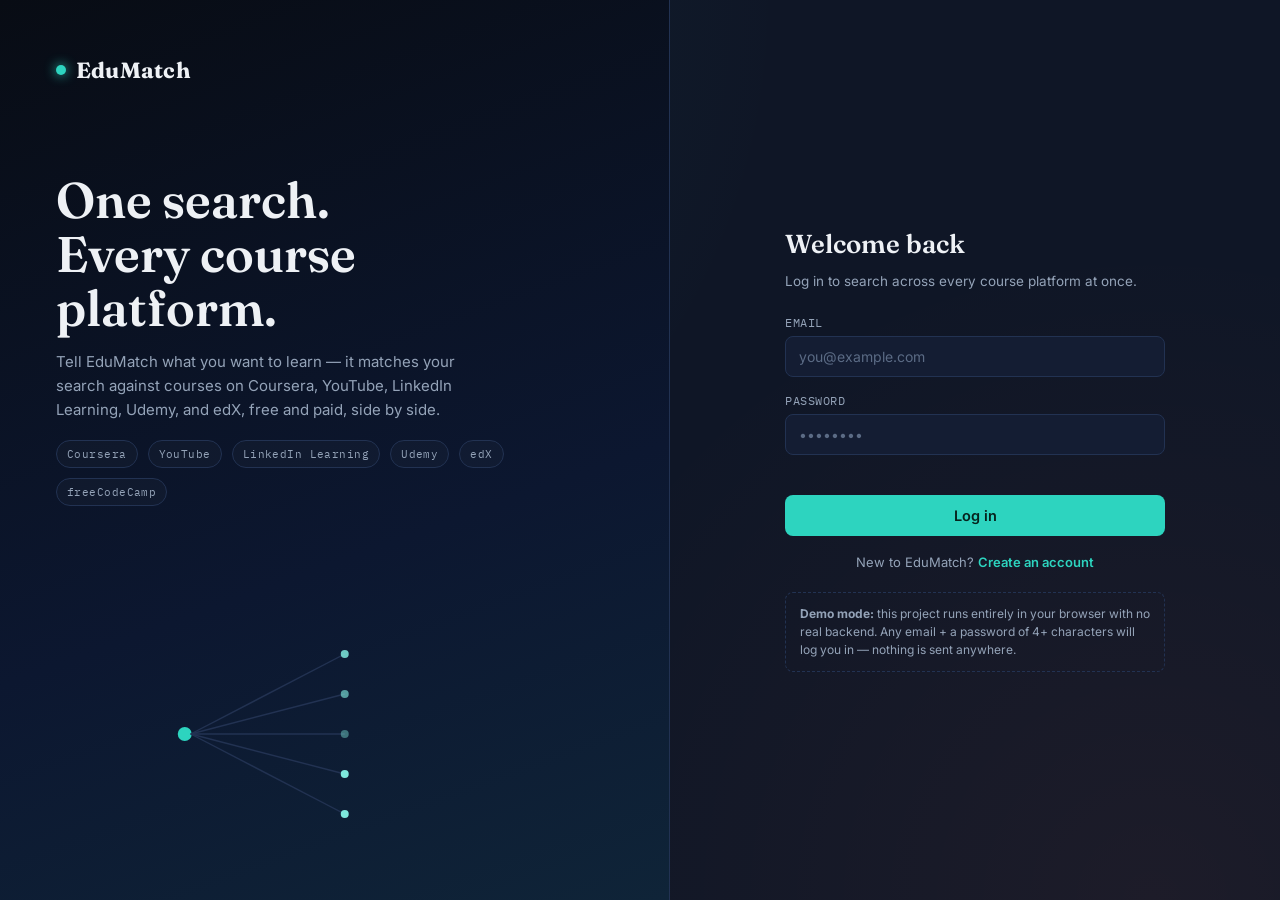
<file: index.html>
<!DOCTYPE html>
<html lang="en">
<head>
<meta charset="UTF-8" />
<meta name="viewport" content="width=device-width, initial-scale=1.0" />
<title>EduMatch — Find the course, wherever it lives</title>
<meta name="description" content="EduMatch matches what you want to learn with courses across Coursera, YouTube, LinkedIn Learning, Udemy, and edX." />
<link rel="stylesheet" href="css/style.css">
</head>
<body>

<div class="login-page">

  <section class="login-hero">
    <div class="brand"><span class="dot"></span> EduMatch</div>

    <div class="hero-copy">
      <h1>One search.<br>Every course platform.</h1>
      <p>Tell EduMatch what you want to learn — it matches your search against courses on Coursera, YouTube, LinkedIn Learning, Udemy, and edX, free and paid, side by side.</p>

      <div class="platform-row">
        <span class="platform-chip">Coursera</span>
        <span class="platform-chip">YouTube</span>
        <span class="platform-chip">LinkedIn Learning</span>
        <span class="platform-chip">Udemy</span>
        <span class="platform-chip">edX</span>
        <span class="platform-chip">freeCodeCamp</span>
      </div>
    </div>

    <div class="hero-beam" aria-hidden="true">
      <svg viewBox="0 0 420 220" fill="none">
        <circle cx="60" cy="110" r="7" fill="#2dd4bf"/>
        <g stroke="#223252" stroke-width="1.4">
          <line x1="66" y1="110" x2="220" y2="30"/>
          <line x1="66" y1="110" x2="220" y2="70"/>
          <line x1="66" y1="110" x2="220" y2="110"/>
          <line x1="66" y1="110" x2="220" y2="150"/>
          <line x1="66" y1="110" x2="220" y2="190"/>
        </g>
        <g fill="#7ee8dc">
          <circle cx="220" cy="30" r="4"><animate attributeName="opacity" values="0.3;1;0.3" dur="2.6s" begin="0s" repeatCount="indefinite"/></circle>
          <circle cx="220" cy="70" r="4"><animate attributeName="opacity" values="0.3;1;0.3" dur="2.6s" begin="0.4s" repeatCount="indefinite"/></circle>
          <circle cx="220" cy="110" r="4"><animate attributeName="opacity" values="0.3;1;0.3" dur="2.6s" begin="0.8s" repeatCount="indefinite"/></circle>
          <circle cx="220" cy="150" r="4"><animate attributeName="opacity" values="0.3;1;0.3" dur="2.6s" begin="1.2s" repeatCount="indefinite"/></circle>
          <circle cx="220" cy="190" r="4"><animate attributeName="opacity" values="0.3;1;0.3" dur="2.6s" begin="1.6s" repeatCount="indefinite"/></circle>
        </g>
      </svg>
    </div>
  </section>

  <section class="login-form-wrap">
    <div class="login-card">
      <div class="brand"><span class="dot"></span> EduMatch</div>

      <h2 id="form-title">Welcome back</h2>
      <p class="sub" id="form-sub">Log in to search across every course platform at once.</p>

      <form id="auth-form" novalidate>
        <div class="field">
          <label for="email">Email</label>
          <input type="email" id="email" placeholder="you@example.com" autocomplete="email" required />
        </div>
        <div class="field">
          <label for="password">Password</label>
          <input type="password" id="password" placeholder="••••••••" autocomplete="current-password" required />
        </div>
        <p class="error-msg" id="error-msg"></p>
        <button type="submit" class="btn btn-primary" id="submit-btn">Log in</button>
      </form>

      <div class="form-toggle">
        <span id="toggle-text">New to EduMatch?</span>
        <button type="button" id="toggle-btn">Create an account</button>
      </div>

      <div class="demo-note">
        <strong>Demo mode:</strong> this project runs entirely in your browser with no real backend. Any email + a password of 4+ characters will log you in — nothing is sent anywhere.
      </div>
    </div>
  </section>

</div>

<script>
(function(){
  const form = document.getElementById('auth-form');
  const emailInput = document.getElementById('email');
  const passInput = document.getElementById('password');
  const errorMsg = document.getElementById('error-msg');
  const toggleBtn = document.getElementById('toggle-btn');
  const toggleText = document.getElementById('toggle-text');
  const formTitle = document.getElementById('form-title');
  const formSub = document.getElementById('form-sub');
  const submitBtn = document.getElementById('submit-btn');

  let mode = 'login'; // or 'signup'

  toggleBtn.addEventListener('click', () => {
    mode = mode === 'login' ? 'signup' : 'login';
    if(mode === 'signup'){
      formTitle.textContent = 'Create your account';
      formSub.textContent = 'Sign up to start matching courses across every platform.';
      submitBtn.textContent = 'Sign up';
      toggleText.textContent = 'Already have an account?';
      toggleBtn.textContent = 'Log in';
    } else {
      formTitle.textContent = 'Welcome back';
      formSub.textContent = 'Log in to search across every course platform at once.';
      submitBtn.textContent = 'Log in';
      toggleText.textContent = 'New to EduMatch?';
      toggleBtn.textContent = 'Create an account';
    }
    errorMsg.textContent = '';
  });

  // If already "logged in", skip straight to dashboard
  if(localStorage.getItem('edumatch_user')){
    window.location.href = 'dashboard.html';
  }

  form.addEventListener('submit', (e) => {
    e.preventDefault();
    const email = emailInput.value.trim();
    const pass = passInput.value;

    if(!/^\S+@\S+\.\S+$/.test(email)){
      errorMsg.textContent = 'Enter a valid email address.';
      return;
    }
    if(pass.length < 4){
      errorMsg.textContent = 'Password must be at least 4 characters.';
      return;
    }

    localStorage.setItem('edumatch_user', JSON.stringify({ email }));
    window.location.href = 'dashboard.html';
  });
})();
</script>

</body>
</html>
</file>
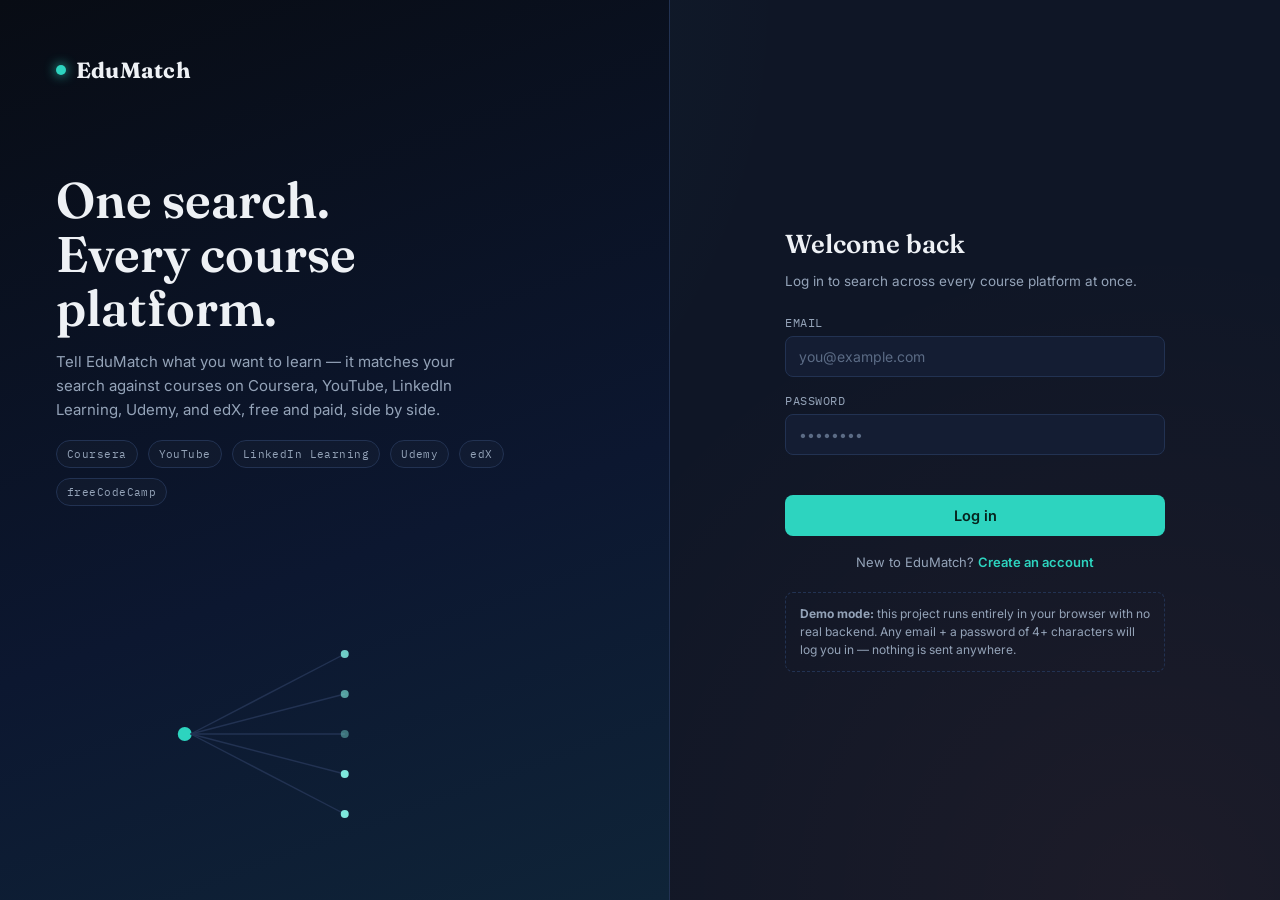
<file: dashboard.html>
<!DOCTYPE html>
<html lang="en">
<head>
<meta charset="UTF-8" />
<meta name="viewport" content="width=device-width, initial-scale=1.0" />
<title>EduMatch — Dashboard</title>
<link rel="stylesheet" href="css/style.css">
</head>
<body>

<header class="app-header">
  <div class="brand"><span class="dot"></span> EduMatch</div>
  <div class="header-user">
    <span class="email mono" id="user-email"></span>
    <button class="logout-btn" id="logout-btn">Log out</button>
  </div>
</header>

<main class="dashboard-main">

  <div class="search-block">
    <h1>What do you want to learn?</h1>
    <p>Search once — EduMatch checks Coursera, YouTube, LinkedIn Learning, Udemy, edX, and freeCodeCamp for you.</p>

    <form class="search-bar" id="search-form">
      <input type="text" id="search-input" placeholder="Try “python”, “ux design”, “sql”…" autocomplete="off" />
      <button type="submit">Search</button>
    </form>

    <div class="match-beam-strip" id="beam-strip">
      <span class="beam-chip" data-platform="Coursera">Coursera</span>
      <span class="beam-chip" data-platform="YouTube">YouTube</span>
      <span class="beam-chip" data-platform="LinkedIn Learning">LinkedIn Learning</span>
      <span class="beam-chip" data-platform="Udemy">Udemy</span>
      <span class="beam-chip" data-platform="edX">edX</span>
      <span class="beam-chip" data-platform="freeCodeCamp">freeCodeCamp</span>
    </div>
  </div>

  <div class="layout">
    <aside class="filters">
      <h3>Price</h3>
      <div class="filter-group" id="price-filter">
        <label class="filter-option"><input type="radio" name="price" value="all" checked /> All</label>
        <label class="filter-option"><input type="radio" name="price" value="free" /> Free</label>
        <label class="filter-option"><input type="radio" name="price" value="paid" /> Paid</label>
      </div>

      <h3>Platform</h3>
      <div class="filter-group" id="platform-filter">
        <!-- populated by JS -->
      </div>

      <h3>Level</h3>
      <div class="filter-group" id="level-filter">
        <label class="filter-option"><input type="radio" name="level" value="all" checked /> All levels</label>
        <label class="filter-option"><input type="radio" name="level" value="Beginner" /> Beginner</label>
        <label class="filter-option"><input type="radio" name="level" value="Intermediate" /> Intermediate</label>
        <label class="filter-option"><input type="radio" name="level" value="Advanced" /> Advanced</label>
      </div>

      <h3>Sort by</h3>
      <div class="filter-group">
        <select class="sort-select" id="sort-select">
          <option value="relevance">Relevance</option>
          <option value="rating">Highest rated</option>
          <option value="price-low">Price: low to high</option>
          <option value="duration">Shortest duration</option>
        </select>
      </div>
    </aside>

    <section>
      <div class="results-meta">
        <span id="results-count"></span>
      </div>
      <div class="results-grid" id="results-grid"></div>
    </section>
  </div>

</main>

<footer class="site-footer">
  EduMatch — demo project running on a local mock catalog, not live platform data.
</footer>

<script src="js/data.js"></script>
<script src="js/dashboard.js"></script>

</body>
</html>
</file>
<file: css/style.css>
@import url('https://fonts.googleapis.com/css2?family=Fraunces:opsz,wght@9..144,500;9..144,600;9..144,700&family=Inter:wght@400;500;600;700&family=IBM+Plex+Mono:wght@400;500;600&display=swap');

:root{
  --ink:        #0f1626;
  --ink-deep:   #080c14;
  --panel:      #141d33;
  --panel-hi:   #1b2740;
  --border:     #223252;
  --teal:       #2dd4bf;
  --teal-glow:  #7ee8dc;
  --coral:      #ff7a59;
  --free:       #7ee787;
  --gold:       #f2b544;
  --text:       #eef1f5;
  --text-dim:   #94a3b8;
  --text-faint: #5b6b85;
  --radius: 12px;
}

*{ box-sizing:border-box; }

html,body{
  margin:0; padding:0;
  background: var(--ink);
  color: var(--text);
  font-family:'Inter', sans-serif;
  -webkit-font-smoothing: antialiased;
}

body{
  min-height:100vh;
  background-image:
    radial-gradient(circle at 10% 0%, rgba(45,212,191,0.08), transparent 45%),
    radial-gradient(circle at 90% 100%, rgba(255,122,89,0.06), transparent 45%);
}

a{ color: var(--teal); text-decoration:none; }

h1,h2,h3{
  font-family:'Fraunces', serif;
  font-weight:600;
  margin:0;
}

.mono{ font-family:'IBM Plex Mono', monospace; }

button, input, select{ font-family:'Inter', sans-serif; }

:focus-visible{
  outline: 2px solid var(--teal);
  outline-offset: 2px;
}

/* ================= Login page ================= */

.login-page{
  min-height:100vh;
  display:grid;
  grid-template-columns: 1.1fr 1fr;
}
@media (max-width: 860px){
  .login-page{ grid-template-columns: 1fr; }
  .login-hero{ display:none; }
}

.login-hero{
  background: linear-gradient(160deg, var(--ink-deep), #0c1730 60%, #0f2438);
  border-right: 1px solid var(--border);
  padding: 56px;
  display:flex;
  flex-direction:column;
  justify-content:space-between;
  position:relative;
  overflow:hidden;
}

.brand{
  display:flex; align-items:center; gap:10px;
  font-family:'Fraunces', serif;
  font-weight:700;
  font-size:22px;
  letter-spacing: 0.01em;
}
.brand .dot{
  width:10px; height:10px; border-radius:50%;
  background: var(--teal);
  box-shadow: 0 0 12px var(--teal);
}

.hero-copy h1{
  font-size: clamp(32px, 4vw, 50px);
  line-height:1.08;
  max-width: 480px;
  margin-bottom: 14px;
}
.hero-copy p{
  color: var(--text-dim);
  font-size:15px;
  max-width: 420px;
  line-height:1.6;
}

.hero-beam{
  position:relative;
  height: 220px;
  margin-top: 30px;
}

.hero-beam svg{ width:100%; height:100%; }

.platform-row{
  display:flex; gap:10px; flex-wrap:wrap;
  margin-top: 18px;
}
.platform-chip{
  font-family:'IBM Plex Mono', monospace;
  font-size: 11px;
  letter-spacing:0.04em;
  padding: 6px 10px;
  border-radius: 999px;
  border: 1px solid var(--border);
  color: var(--text-dim);
  background: rgba(255,255,255,0.02);
}

.login-form-wrap{
  display:flex;
  align-items:center;
  justify-content:center;
  padding: 40px 24px;
}

.login-card{
  width:100%;
  max-width: 380px;
}

.login-card .brand{ display:none; margin-bottom: 24px; }
@media (max-width: 860px){
  .login-card .brand{ display:flex; justify-content:center; }
}

.login-card h2{
  font-size: 26px;
  margin-bottom: 6px;
}
.login-card .sub{
  color: var(--text-dim);
  font-size: 13.5px;
  margin-bottom: 26px;
}

.field{ margin-bottom:16px; }
.field label{
  display:block;
  font-size: 12px;
  letter-spacing:0.04em;
  color: var(--text-dim);
  margin-bottom: 6px;
  text-transform: uppercase;
  font-family:'IBM Plex Mono', monospace;
}
.field input{
  width:100%;
  background: var(--panel);
  border: 1px solid var(--border);
  border-radius: 8px;
  padding: 11px 13px;
  color: var(--text);
  font-size: 14px;
}
.field input::placeholder{ color: var(--text-faint); }
.field input:focus{ border-color: var(--teal); }

.error-msg{
  color: var(--coral);
  font-size: 12.5px;
  margin: -6px 0 14px;
  min-height: 16px;
}

.btn{
  display:inline-flex;
  align-items:center;
  justify-content:center;
  gap:8px;
  width:100%;
  padding: 12px 16px;
  border-radius: 8px;
  border: none;
  font-weight:600;
  font-size: 14.5px;
  cursor:pointer;
  transition: transform 80ms ease, opacity 120ms ease;
}
.btn:active{ transform: translateY(1px); }

.btn-primary{
  background: var(--teal);
  color: #06231d;
}
.btn-primary:hover{ opacity:0.92; }

.form-toggle{
  text-align:center;
  margin-top: 18px;
  font-size: 13px;
  color: var(--text-dim);
}
.form-toggle button{
  background:none; border:none; color: var(--teal);
  font-size:13px; cursor:pointer; padding:0; font-weight:600;
}

.demo-note{
  margin-top: 22px;
  padding: 12px 14px;
  border: 1px dashed var(--border);
  border-radius: 8px;
  font-size: 12px;
  line-height:1.5;
  color: var(--text-dim);
}

/* ================= Dashboard ================= */

.app-header{
  position: sticky; top:0; z-index: 10;
  display:flex; align-items:center; justify-content:space-between;
  padding: 16px 28px;
  background: rgba(8,12,20,0.85);
  backdrop-filter: blur(10px);
  border-bottom: 1px solid var(--border);
  gap: 16px;
  flex-wrap:wrap;
}

.header-user{
  display:flex; align-items:center; gap:14px;
}
.header-user .email{
  font-size: 12.5px;
  color: var(--text-dim);
  font-family:'IBM Plex Mono', monospace;
}
.logout-btn{
  background:transparent;
  border: 1px solid var(--border);
  color: var(--text-dim);
  padding: 7px 12px;
  border-radius: 7px;
  font-size: 12.5px;
  cursor:pointer;
}
.logout-btn:hover{ border-color: var(--coral); color: var(--coral); }

.dashboard-main{
  max-width: 1180px;
  margin: 0 auto;
  padding: 34px 24px 70px;
}

.search-block{
  text-align:center;
  margin-bottom: 30px;
}
.search-block h1{
  font-size: clamp(24px, 3.4vw, 34px);
  margin-bottom: 8px;
}
.search-block p{
  color: var(--text-dim);
  font-size: 14px;
  margin-bottom: 22px;
}

.search-bar{
  display:flex;
  max-width: 640px;
  margin: 0 auto;
  gap: 10px;
}
.search-bar input{
  flex:1;
  background: var(--panel);
  border: 1px solid var(--border);
  border-radius: 10px;
  padding: 13px 16px;
  color: var(--text);
  font-size: 15px;
}
.search-bar input:focus{ border-color: var(--teal); }
.search-bar button{
  background: var(--teal);
  color: #06231d;
  border:none;
  border-radius: 10px;
  padding: 0 22px;
  font-weight:600;
  cursor:pointer;
  font-size: 14.5px;
}

.match-beam-strip{
  display:flex;
  justify-content:center;
  gap: 10px;
  flex-wrap:wrap;
  margin: 22px 0 6px;
  min-height: 30px;
}
.beam-chip{
  font-family:'IBM Plex Mono', monospace;
  font-size: 11px;
  padding: 6px 12px;
  border-radius: 999px;
  border: 1px solid var(--border);
  color: var(--text-faint);
  opacity: 0.4;
  transform: translateY(4px);
  transition: opacity 260ms ease, transform 260ms ease, border-color 260ms ease, color 260ms ease;
}
.beam-chip.lit{
  opacity: 1;
  transform: translateY(0);
  border-color: var(--teal);
  color: var(--teal-glow);
  box-shadow: 0 0 14px rgba(45,212,191,0.25);
}

.layout{
  display:grid;
  grid-template-columns: 220px 1fr;
  gap: 26px;
  align-items:start;
}
@media (max-width: 780px){
  .layout{ grid-template-columns: 1fr; }
}

.filters{
  background: var(--panel);
  border: 1px solid var(--border);
  border-radius: var(--radius);
  padding: 18px;
  position: sticky;
  top: 90px;
}
@media (max-width: 780px){ .filters{ position:static; } }

.filters h3{
  font-family:'IBM Plex Mono', monospace;
  font-size: 11px;
  text-transform: uppercase;
  letter-spacing: 0.1em;
  color: var(--text-dim);
  margin-bottom: 12px;
}
.filter-group{ margin-bottom: 20px; }
.filter-group:last-child{ margin-bottom:0; }

.filter-option{
  display:flex; align-items:center; gap:8px;
  font-size: 13px;
  color: var(--text-dim);
  margin-bottom: 8px;
  cursor:pointer;
}
.filter-option input{ accent-color: var(--teal); }

select.sort-select{
  width:100%;
  background: var(--ink-deep);
  color: var(--text);
  border: 1px solid var(--border);
  border-radius:7px;
  padding: 8px 10px;
  font-size:13px;
}

.results-meta{
  display:flex; justify-content:space-between; align-items:center;
  margin-bottom: 16px;
  font-size: 13px;
  color: var(--text-dim);
}

.results-grid{
  display:grid;
  grid-template-columns: repeat(auto-fill, minmax(270px, 1fr));
  gap: 16px;
}

.course-card{
  background: var(--panel);
  border: 1px solid var(--border);
  border-radius: var(--radius);
  padding: 18px;
  display:flex;
  flex-direction:column;
  gap: 10px;
  animation: card-in 320ms ease both;
}
@keyframes card-in{
  from{ opacity:0; transform: translateY(8px); }
  to{ opacity:1; transform: translateY(0); }
}

.card-top{
  display:flex; justify-content:space-between; align-items:flex-start; gap:10px;
}

.platform-tag{
  font-family:'IBM Plex Mono', monospace;
  font-size: 10.5px;
  letter-spacing:0.04em;
  padding: 3px 8px;
  border-radius: 5px;
  background: var(--panel-hi);
  color: var(--teal-glow);
  border: 1px solid var(--border);
  white-space:nowrap;
}

.price-tag{
  font-family:'IBM Plex Mono', monospace;
  font-size: 11px;
  font-weight:600;
  padding: 3px 9px;
  border-radius: 999px;
  white-space:nowrap;
}
.price-tag.free{ background: rgba(126,231,135,0.12); color: var(--free); }
.price-tag.paid{ background: rgba(255,122,89,0.12); color: var(--coral); }

.course-card h4{
  font-family:'Fraunces', serif;
  font-weight:600;
  font-size: 16.5px;
  line-height:1.3;
  margin:0;
}

.course-card .desc{
  font-size: 12.8px;
  color: var(--text-dim);
  line-height:1.5;
  flex:1;
}

.card-meta{
  display:flex; gap:14px; flex-wrap:wrap;
  font-size: 12px;
  color: var(--text-faint);
  font-family:'IBM Plex Mono', monospace;
}

.card-meta .rating{ color: var(--gold); }

.card-cta{
  margin-top: 4px;
  display:inline-flex;
  align-items:center;
  gap:6px;
  font-size: 13px;
  font-weight:600;
  color: var(--teal);
}

.empty-state{
  grid-column: 1 / -1;
  text-align:center;
  padding: 50px 20px;
  color: var(--text-dim);
}

footer.site-footer{
  text-align:center;
  padding: 30px 20px 50px;
  font-family:'IBM Plex Mono', monospace;
  font-size: 11px;
  color: var(--text-faint);
}

@media (prefers-reduced-motion: reduce){
  *{ animation-duration: 0.001ms !important; transition-duration: 0.001ms !important; }
}
</file>
